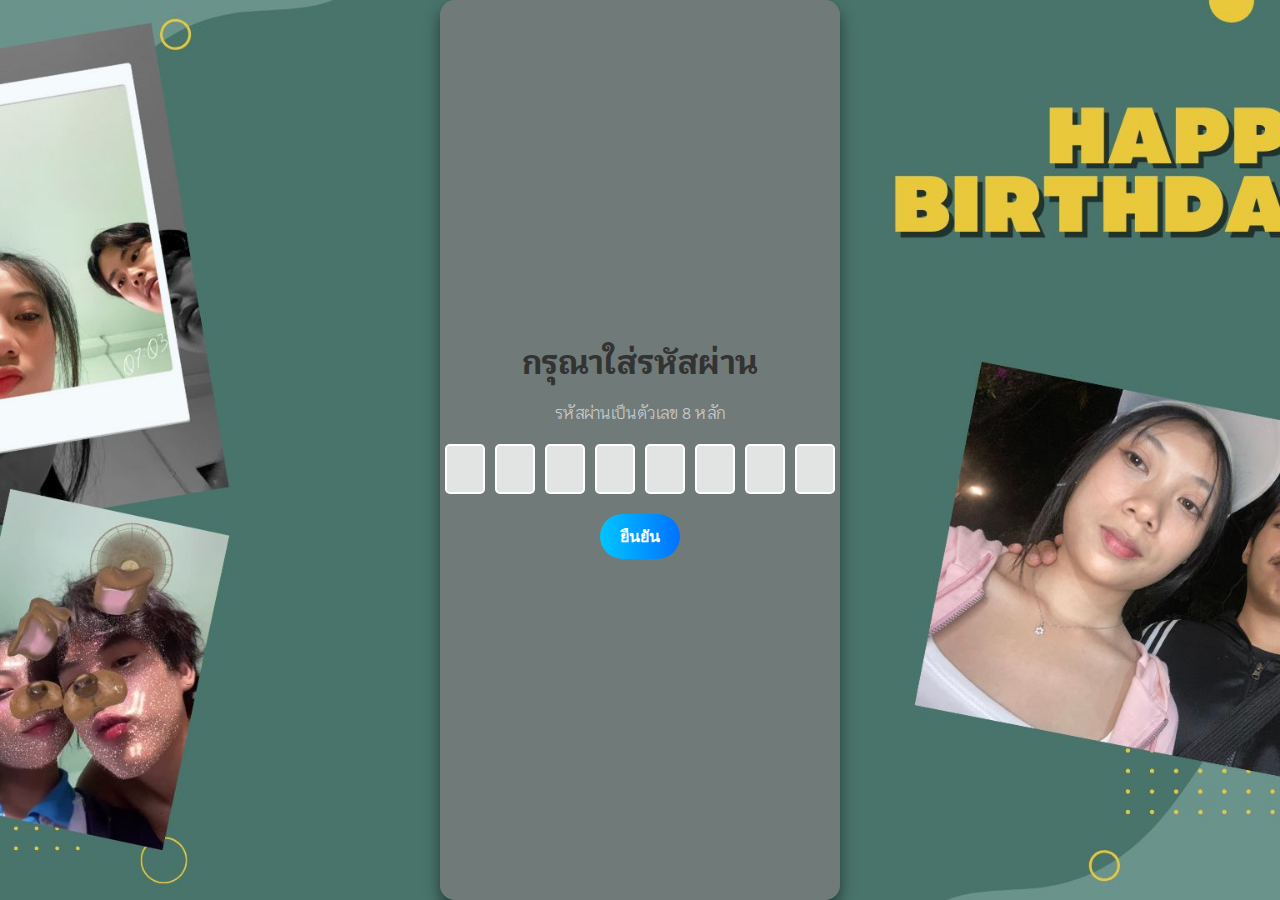
<file: index.html>
<!DOCTYPE html>
<html lang="th">
<head>
  <meta charset="UTF-8">
  <meta name="viewport" content="width=device-width, initial-scale=1.0">
  <title>HBD คุณแฟน</title>
  <link rel="stylesheet" href="style.css">
  <link rel="preconnect" href="https://fonts.googleapis.com">
  <link rel="preconnect" href="https://fonts.gstatic.com" crossorigin>
  <link href="https://fonts.googleapis.com/css2?family=Krub:ital,wght@0,200;0,300;0,400;0,500;0,600;0,700;1,200;1,300;1,400;1,500;1,600;1,700&display=swap" rel="stylesheet">
  <link rel="stylesheet" href="style4.css"> <!-- เชื่อมโยง CSS -->
</head>
<body>
  <div class="container" id="container">
    <h1>กรุณาใส่รหัสผ่าน</h1>
    <p>รหัสผ่านเป็นตัวเลข 8 หลัก</p>
    <div class="password-container">
      <input type="text" maxlength="1" class="password-input" id="digit1">
      <input type="text" maxlength="1" class="password-input" id="digit2">
      <input type="text" maxlength="1" class="password-input" id="digit3">
      <input type="text" maxlength="1" class="password-input" id="digit4">
      <input type="text" maxlength="1" class="password-input" id="digit5">
      <input type="text" maxlength="1" class="password-input" id="digit6">
      <input type="text" maxlength="1" class="password-input" id="digit7">
      <input type="text" maxlength="1" class="password-input" id="digit8">
    </div>
    <button class="submit-btn" onclick="checkPassword()">ยืนยัน</button>
  </div>
  <script>
    // ตรวจสอบรหัสผ่าน
    function checkPassword() {
      const correctPassword = "07122548";
      const inputs = document.querySelectorAll(".password-input");
      const inputPassword = Array.from(inputs).map(input => input.value).join("");

      if (inputPassword === correctPassword) {
        // เอฟเฟกต์เปลี่ยนหน้า
        const container = document.getElementById("container");
        container.style.opacity = "0"; // ค่อย ๆ จางหาย
        setTimeout(() => {
          window.location.href = "countdown.html"; // เปลี่ยนหน้า
        }, 1000); // รอ 1 วินาที
      } else {
        inputs.forEach(input => (input.style.borderColor = "red"));
        alert("รหัสผ่านไม่ถูกต้อง!");
      }
    }

    // เปลี่ยน focus อัตโนมัติเมื่อกรอกเสร็จ
    document.querySelectorAll(".password-input").forEach((input, index, inputs) => {
      input.addEventListener("input", () => {
        if (input.value.length === 1 && inputs[index + 1]) {
          inputs[index + 1].focus();
        }
      });
    });
  </script>
</body>
</html>
</file>
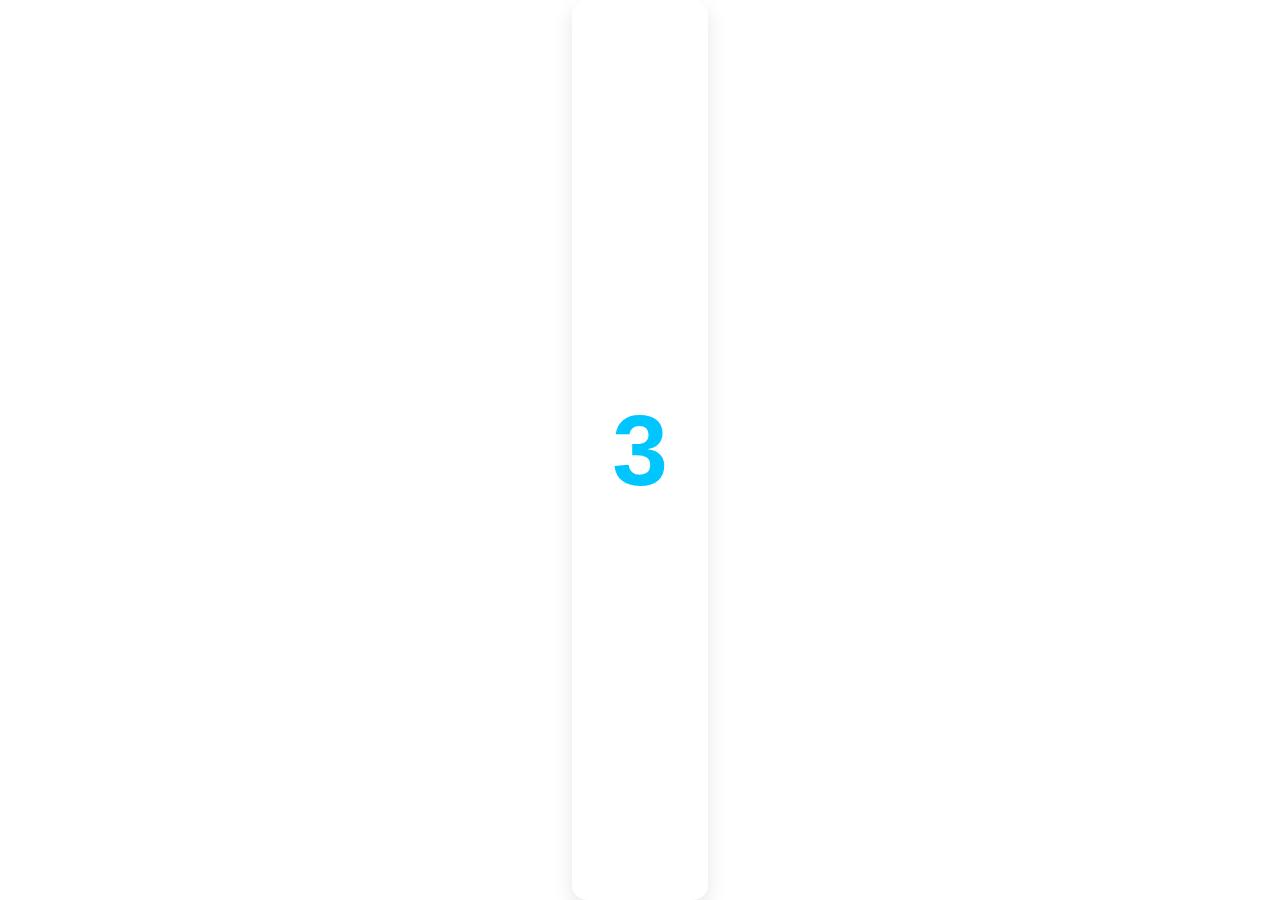
<file: Countdown Page.html>
<!DOCTYPE html>
<html lang="th">
    <link rel="preconnect" href="https://fonts.googleapis.com">
    <link rel="preconnect" href="https://fonts.gstatic.com" crossorigin>
    <link href="https://fonts.googleapis.com/css2?family=Krub:ital,wght@0,200;0,300;0,400;0,500;0,600;0,700;1,200;1,300;1,400;1,500;1,600;1,700&display=swap" rel="stylesheet">
    <link rel="stylesheet" href="style4.css"> <!-- เชื่อมโยง CSS -->
<head>
    <meta charset="UTF-8">
    <meta name="viewport" content="width=device-width, initial-scale=1.0">
    <title>Countdown</title>
    <!-- เชื่อมโยงไฟล์ CSS ใหม่ -->
    <link rel="stylesheet" href="countdown-style.css">
</head>
<body>
    <div class="container">
        <h1 class="countdown-text">3</h1>
    </div>

    <script>
        let countdown = 3;
        const countdownText = document.querySelector('.countdown-text');

        const timer = setInterval(() => {
            countdown--;
            countdownText.textContent = countdown;

            if (countdown === 0) {
                clearInterval(timer); // หยุดนับถอยหลังเมื่อถึง 0
                countdownText.textContent = "เริ่มแล้ว!";
            }
        }, 1000);
    </script>
</body>
</html>
</file>
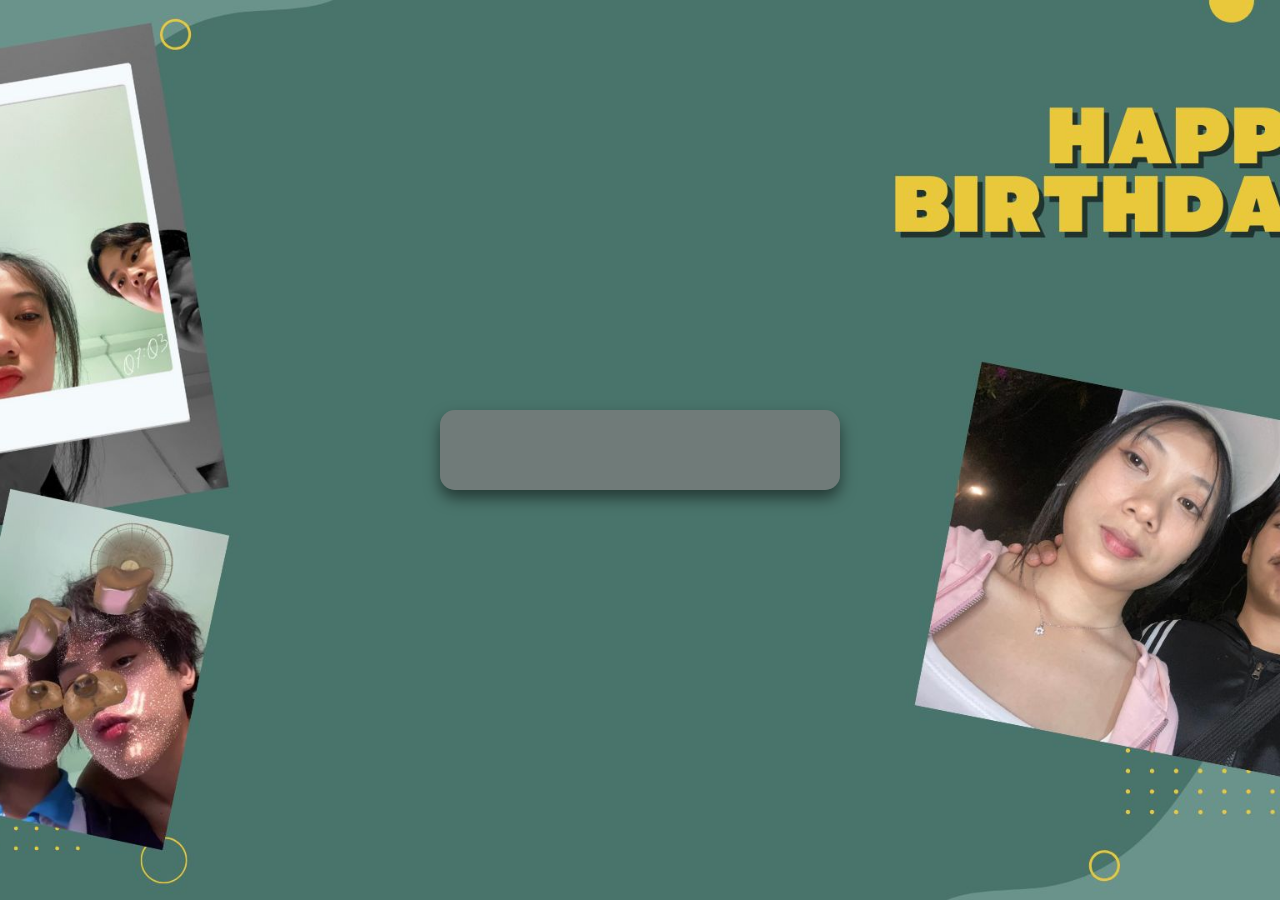
<file: countdown.html>
<!DOCTYPE html>
<html lang="th">
<head>
    <meta charset="UTF-8">
    <meta name="viewport" content="width=device-width, initial-scale=1.0">
    <title>Countdown Page</title>
    <link rel="stylesheet" href="style.css"> <!-- เชื่อมโยง CSS หน้า 2 -->
</head>
<body>
    <div class="container">
       
        <h1 id="countdown"></h1> <!-- เวลา Countdown -->
    </div>

    <script>
        // กำหนดวันที่ 7 ธันวาคม 2567
        const targetDate = new Date("2024-12-03T00:00:00").getTime();
        
        const countdownElement = document.getElementById("countdown");
        const countdownHeader = document.getElementById("countdown-header");

        // ฟังก์ชันนับถอยหลัง
        const countdownInterval = setInterval(function() {
            const currentTime = new Date().getTime(); // เวลาปัจจุบัน
            const timeRemaining = targetDate - currentTime; // คำนวณเวลาที่เหลือ

            // คำนวณวัน, ชั่วโมง, นาที, และวินาที
            const days = Math.floor(timeRemaining / (1000 * 60 * 60 * 24));
            const hours = Math.floor((timeRemaining % (1000 * 60 * 60 * 24)) / (1000 * 60 * 60));
            const minutes = Math.floor((timeRemaining % (1000 * 60 * 60)) / (1000 * 60));
            const seconds = Math.floor((timeRemaining % (1000 * 60)) / 1000);

            // แสดงผลใน HTML
            countdownElement.innerHTML = `${days} วัน ${hours} ชั่วโมง ${minutes} นาที ${seconds} วินาที`;

            // เมื่อเวลาหมดลง
            if (timeRemaining < 0) {
                clearInterval(countdownInterval); // หยุดนับถอยหลัง
                countdownElement.innerHTML = "หมดเวลา!";
                // เปลี่ยนหน้าไปยังหน้าที่ 3
                setTimeout(function() {
                    window.location.href = "หน้า3.html"; // ลิ้งค์ไปยังหน้าที่ 3
                }, 2000); // ล่าช้า 2 วินาทีเพื่อให้ผู้ใช้เห็นข้อความ "หมดเวลา"
            }
        }, 1000); // ทำการนับถอยหลังทุก 1 วินาที
    </script>
</body>
</html>
</file>
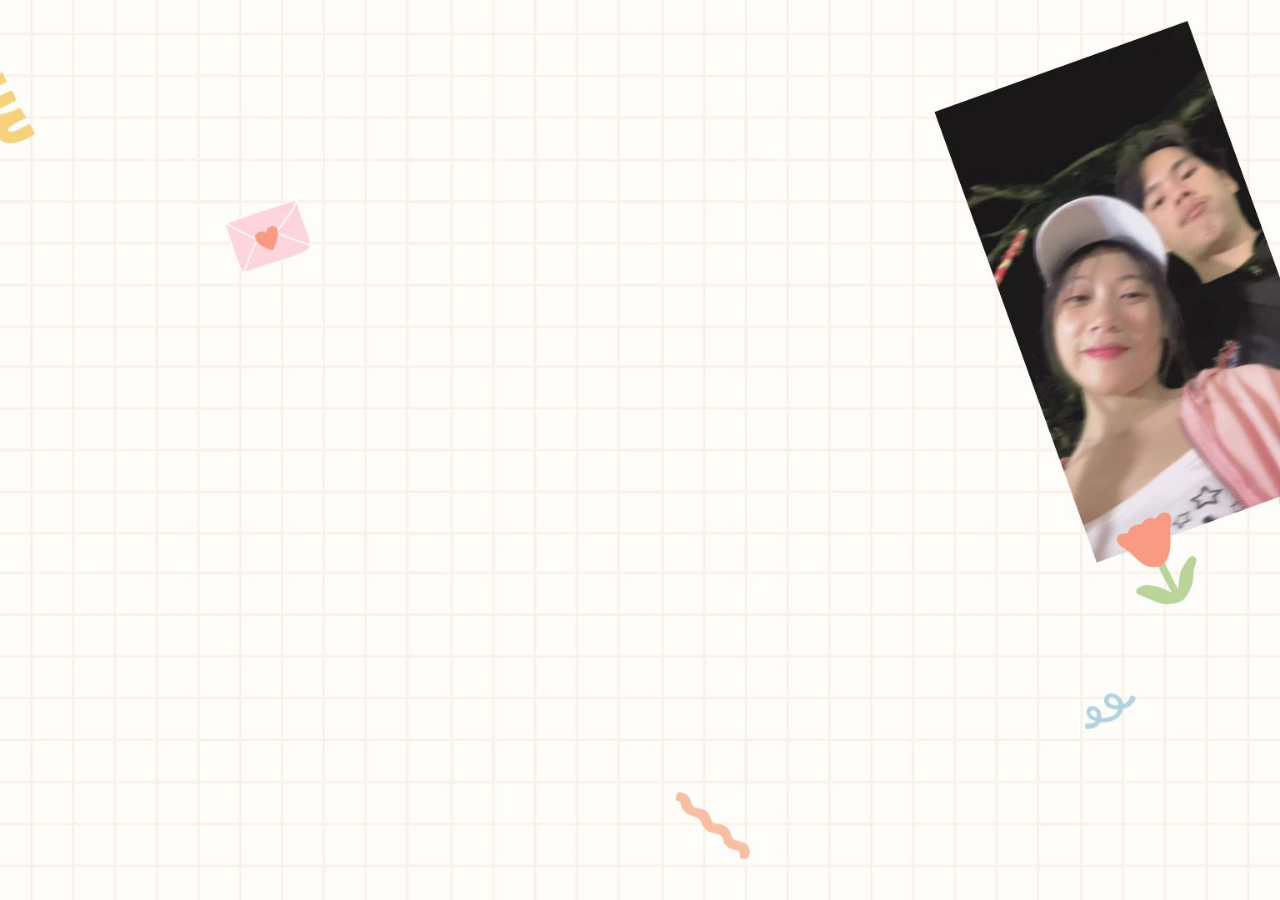
<file: page5.html>
<!DOCTYPE html>
<html lang="th">
<head>
    <meta charset="UTF-8">
    <meta name="viewport" content="width=device-width, initial-scale=1.0">
    <title>ข้อความพิเศษ</title>
    <link rel="preconnect" href="https://fonts.googleapis.com">
    <link rel="preconnect" href="https://fonts.gstatic.com" crossorigin>
    <link href="https://fonts.googleapis.com/css2?family=Krub:ital,wght@0,200;0,300;0,400;0,500;0,600;0,700&display=swap" rel="stylesheet">
    <link rel="stylesheet" href="style5.css">
</head>
<body>
    <div class="container">
        <div id="messages"></div> <!-- ช่องสำหรับข้อความ -->
    </div>

    <script>
        const messages = [
            "สุขสันต์วันเกิดที่รัก 💖",
            "วันนี้เป็นวันพิเศษของคนที่พิเศษที่สุดในชีวิตของเรา",
            "ขอบคุณที่เข้ามาเติมเต็มชีวิตให้สมบูรณ์แบบ",
            "ทุกช่วงเวลาที่เราอยู่ด้วยกันทำให้เราเข้าใจว่าความรักที่แท้จริงคืออะไร",
            "ขอให้ปีนี้เป็นปีที่ดีที่สุดของเธอ เต็มไปด้วยความสุข ความสำเร็จ และความรักในทุกๆ วัน",
            "ขอให้สุขภาพแข็งแรง หัวใจเต็มไปด้วยพลังบวก และก้าวข้ามทุกอุปสรรคไปได้อย่างสวยงาม",
            "ไม่ว่าเวลาจะผ่านไปนานแค่ไหน เราจะอยู่เคียงข้างเธอเสมอ",
            "รักเธอมากที่สุดในโลก ❤️",
            "จากคนที่โชคดีที่สุดที่มีเธออยู่ในชีวิต 🥰"
        ];

        let messageIndex = 0;

        function showNextMessage() {
            if (messageIndex < messages.length) {
                const messageElement = document.createElement("div");
                messageElement.className = "message";
                messageElement.textContent = messages[messageIndex];
                document.getElementById("messages").appendChild(messageElement);
                messageIndex++;

                // เลื่อนข้อความทีละ 1.5 วินาที
                setTimeout(showNextMessage, 1500);
            } else {
                // เมื่อแสดงข้อความครบแล้ว เปลี่ยนหน้าไปที่ page6
                setTimeout(() => {
                    window.location.href = "page6.html"; // เปลี่ยนไปหน้า 6
                }, 6000); // รอ 6 วินาทีหลังจากแสดงข้อความสุดท้าย
            }
        }

        window.onload = () => {
            showNextMessage();
        };
    </script>
</body>
</html>
</file>
<file: style.css>
/* รีเซ็ตค่าพื้นฐาน */
* {
    margin: 0;
    padding: 0;
    box-sizing: border-box;
  }
  
  body {
    font-family: 'Arial', sans-serif;
    background: url('background.jpg') no-repeat center center fixed;
    background-size: cover; /* พื้นหลังครอบคลุมหน้าจอ */
    display: flex;
    justify-content: center;
    align-items: center;
    height: 100vh;
    color: #fff;
    text-align: center;
  }
  
  /* กล่องคอนเทนเนอร์ */
  .container {
    background: rgba(129, 127, 127, 0.7); /* กล่องโปร่งแสง */
    padding: 30px;
    border-radius: 15px;
    box-shadow: 0 8px 15px rgba(0, 0, 0, 0.5);
    width: 90%;
    max-width: 400px;
    transition: transform 0.3s ease, opacity 0.3s ease;
  }
  
  .container.hidden {
    opacity: 0;
    transform: scale(0.95);
  }
  
  h1 {
    font-size: 2em;
    margin-bottom: 20px;
  }
  
  p {
    font-size: 1em;
    margin-bottom: 20px;
    color: #ccc;
  }
  
  /* ช่องกรอกข้อมูล */
  .password-container {
    display: flex;
    justify-content: center;
    gap: 10px;
    margin-bottom: 20px;
  }
  
  .password-input {
    width: 40px;
    height: 50px;
    font-size: 24px;
    text-align: center;
    border: 2px solid #fff;
    border-radius: 5px;
    background: rgba(255, 255, 255, 0.8);
    color: #333;
    outline: none;
    transition: border-color 0.3s ease, transform 0.2s ease;
  }
  
  .password-input:focus {
    border-color: #00c6ff;
    transform: scale(1.1);
  }
  
  /* ปุ่มยืนยัน */
  .submit-btn {
    padding: 10px 20px;
    font-size: 16px;
    font-weight: bold;
    color: #fff;
    background: linear-gradient(90deg, #00c6ff, #0072ff);
    border: none;
    border-radius: 25px;
    cursor: pointer;
    transition: background 0.3s ease, transform 0.2s ease;
  }
  
  .submit-btn:hover {
    background: linear-gradient(90deg, #0072ff, #00c6ff);
    transform: scale(1.05);
  }
  
  /* สำหรับหน้าจอเล็ก */
  @media (max-width: 768px) {
    h1 {
      font-size: 1.8em;
    }
  
    .password-container {
      gap: 5px;
    }
  
    .password-input {
      width: 35px;
      height: 45px;
      font-size: 20px;
    }
  
    .submit-btn {
      font-size: 14px;
      padding: 8px 16px;
    }
  }
</file>
<file: style4.css>
/* การตั้งค่าสไตล์สำหรับหน้า 4 */
body {
    font-family: 'Krub', sans-serif; /* ใช้ฟอนต์ Krub */
    background-color: #ffffff; /* พื้นหลังสีขาว */
    color: #333; /* สีตัวหนังสือ */
    display: flex;
    justify-content: center; /* จัดแนวกลางในแนวนอน */
    align-items: center; /* จัดแนวกลางในแนวตั้ง */
    height: 100vh; /* ความสูงเต็มหน้าจอ */
    margin: 0; /* ไม่มีระยะขอบ */
}

.container {
    text-align: center; /* จัดข้อความให้อยู่กลาง */
    display: flex;
    flex-direction: column; /* เรียงข้อความในแนวตั้ง */
    justify-content: center;
    align-items: center;
    height: 100%; /* ใช้พื้นที่เต็มหน้าจอ */
}

.message {
    font-size: 50px; /* ขนาดตัวอักษรใหญ่ขึ้น */
    font-weight: 600; /* ใช้ฟอนต์แบบหนา */
    color: #141414; /* สีฟ้า */
    opacity: 0; /* ซ่อนข้อความตอนเริ่มต้น */
    animation: fadeInOut 6s forwards; /* เอฟเฟคแสดงแล้วหายไป */
    display: none; /* ซ่อนข้อความจนกว่าจะถึงเวลา */
}

/* การสร้างเอฟเฟคการค่อยๆ แสดงและหายไป */
@keyframes fadeInOut {
    0% {
        opacity: 0; /* ซ่อนข้อความ */
    }
    10% {
        opacity: 1; /* แสดงข้อความ */
    }
    40% {
        opacity: 1; /* คงข้อความจนถึง 40% */
    }
    50% {
        opacity: 0; /* เริ่มค่อยๆ หายไป */
    }
    100% {
        opacity: 0; /* ซ่อนข้อความ */
    }
}
</file>
<file: countdown-style.css>
/* countdown-style.css */

/* รีเซ็ตค่าพื้นฐาน */
* {
    margin: 0;
    padding: 0;
    box-sizing: border-box;
  }
  
  /* กำหนดพื้นหลังของหน้าเป็นสีขาว */
  body {
    font-family: 'Arial', sans-serif;
    background-color: #fff; /* พื้นหลังสีขาว */
    display: flex;
    justify-content: center;
    align-items: center;
    height: 100vh;
    color: #00c6ff; /* ตัวหนังสือสีฟ้า */
    text-align: center;
    font-size: 50px; /* ขนาดตัวอักษร */
  }
  
  /* กล่องคอนเทนเนอร์ */
  .container {
    padding: 40px;
    border-radius: 15px;
    box-shadow: 0 8px 20px rgba(0, 0, 0, 0.1);
    text-align: center;
  }
  
  /* ข้อความที่นับถอยหลัง */
  .countdown-text {
    font-size: 100px; /* ขนาดตัวใหญ่ปานกลาง */
    font-weight: bold;
    animation: countdownAnimation 1s ease-in-out infinite; /* เพิ่มเอฟเฟค */
  }
  
  /* เอฟเฟคการขยายตัวเลข */
  @keyframes countdownAnimation {
    0% {
      transform: scale(0.5); /* ขนาดเริ่มต้นเล็ก */
      opacity: 0.5; /* ความโปร่งใสเริ่มต้น */
    }
    50% {
      transform: scale(1.5); /* ขยายตัวเลข */
      opacity: 1; /* ความโปร่งใสเต็มที่ */
    }
    100% {
      transform: scale(1); /* กลับสู่ขนาดปกติ */
      opacity: 1;
    }
  }
</file>
<file: style5.css>
body {
    font-family: 'Krub', sans-serif; /* ใช้ฟอนต์ Krub */
    background: url('background5.jpg') no-repeat center center fixed; /* เพิ่มพื้นหลัง */
    background-size: cover; /* ปรับพื้นหลังให้เต็มหน้าจอ */
    color: #080808; /* สีตัวอักษรเป็นสีขาวเพื่อให้อ่านง่าย */
    margin: 0;
    display: flex;
    justify-content: center; /* จัดข้อความให้อยู่กึ่งกลางแนวนอน */
    align-items: center; /* จัดข้อความให้อยู่กึ่งกลางแนวตั้ง */
    height: 100vh; /* ความสูงเต็มหน้าจอ */
}

.container {
    width: 80%; /* กำหนดความกว้าง */
    text-align: left;
    line-height: 1.8; /* ระยะห่างระหว่างบรรทัด */
}

.message {
    font-size: 24px; /* ขนาดข้อความ */
    margin-bottom: 15px; /* ระยะห่างระหว่างข้อความ */
    opacity: 0;
    animation: fadeIn 1.5s forwards;
}

/* เอฟเฟกต์ข้อความ */
@keyframes fadeIn {
    0% {
        opacity: 0;
        transform: translateY(10px); /* เริ่มจากตำแหน่งล่าง */
    }
    100% {
        opacity: 1;
        transform: translateY(0); /* กลับตำแหน่งปกติ */
    }
}
</file>
